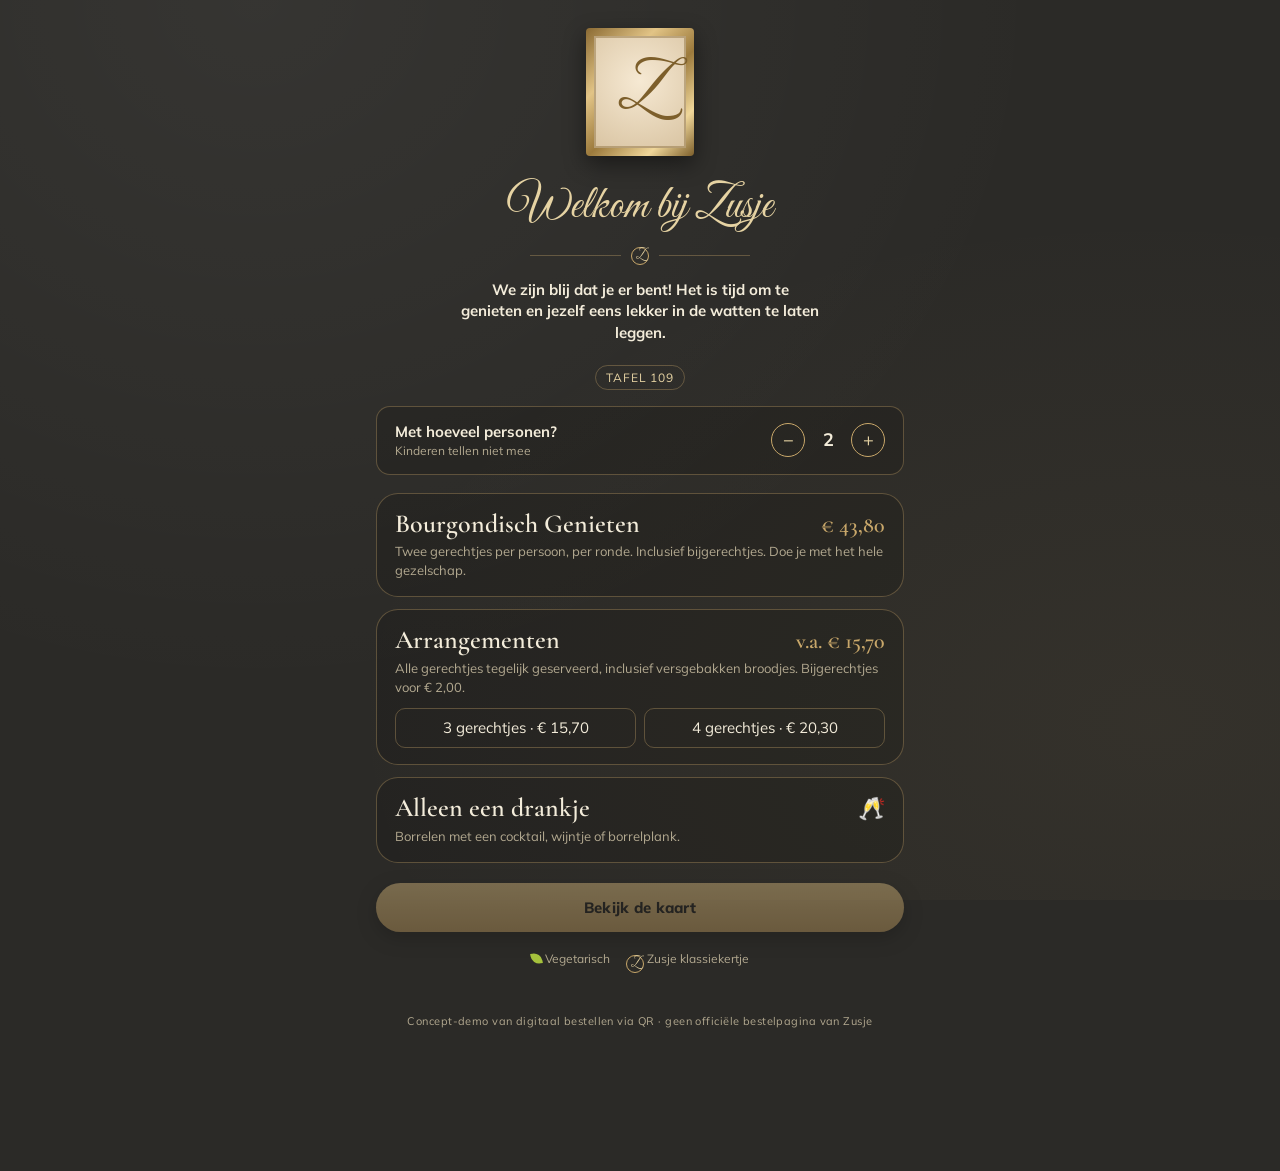
<file: index.html>
<!doctype html>
<html lang="nl">
<head>
  <meta charset="utf-8">
  <meta name="robots" content="noindex, nofollow">
  <meta name="viewport" content="width=device-width, initial-scale=1, viewport-fit=cover">
  <meta name="theme-color" content="#1d1c1a">
  <title>Zusje · Bestellen</title>
  <link rel="preconnect" href="https://fonts.googleapis.com">
  <link rel="preconnect" href="https://fonts.gstatic.com" crossorigin>
  <link href="https://fonts.googleapis.com/css2?family=Cormorant+Garamond:wght@500;600;700&family=Great+Vibes&family=Mulish:ital,wght@0,400;0,700;0,800;1,400&display=swap" rel="stylesheet">
  <link rel="stylesheet" href="css/style.css">
</head>
<body>
  <main class="app" id="app"></main>
  <div id="overlay"></div>
  <script src="js/menu.js"></script>
  <script src="js/store.js"></script>
  <script src="js/app.js"></script>
</body>
</html>
</file>
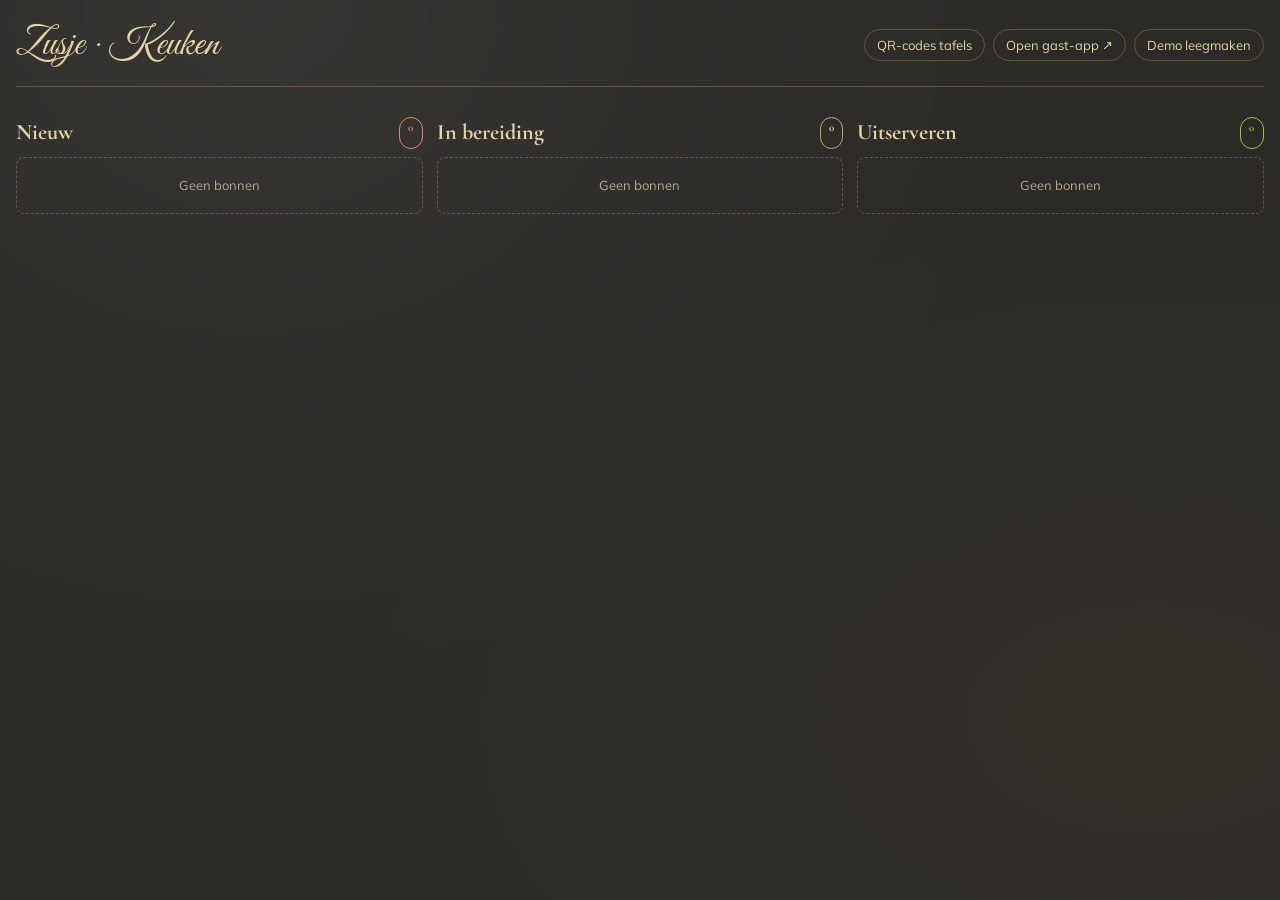
<file: keuken.html>
<!doctype html>
<html lang="nl">
<head>
  <meta charset="utf-8">
  <meta name="robots" content="noindex, nofollow">
  <meta name="viewport" content="width=device-width, initial-scale=1">
  <title>Zusje · Keuken</title>
  <link href="https://fonts.googleapis.com/css2?family=Cormorant+Garamond:wght@600&family=Great+Vibes&family=Mulish:wght@400;700;800&display=swap" rel="stylesheet">
  <link rel="stylesheet" href="css/style.css">
  <style>
    .k-wrap { padding: 16px; max-width: 1400px; margin: 0 auto; }
    .k-head { display: flex; justify-content: space-between; align-items: center; gap: 12px; flex-wrap: wrap; border-bottom: 1px solid var(--line); padding-bottom: 12px; }
    .k-head h1 { margin: 0; font-size: 40px; }
    .k-head .stats { display: flex; gap: 8px; flex-wrap: wrap; }
    .calls { display: flex; gap: 8px; flex-wrap: wrap; margin: 14px 0 0; }
    .call { background: var(--rose); color: #1d1c1a; border: none; border-radius: 999px; padding: 8px 14px; font-weight: 800; animation: pulse 1.4s infinite; }
    .cols { display: grid; grid-template-columns: repeat(3, minmax(0, 1fr)); gap: 14px; margin-top: 16px; }
    @media (max-width: 860px) { .cols { grid-template-columns: 1fr; } }
    .col h2 { font-family: var(--display); font-size: 22px; color: var(--gold-soft); margin: 0 0 8px; display: flex; justify-content: space-between; }
    .k-ticket { background: #f3ecda; color: #2b2a27; border-radius: 6px; padding: 12px 14px; margin-bottom: 12px; box-shadow: 0 6px 18px rgba(0,0,0,.35); font-size: 14px; }
    .k-ticket header { display: flex; justify-content: space-between; align-items: baseline; border-bottom: 1px dashed #b3a990; padding-bottom: 6px; margin-bottom: 6px; }
    .k-ticket .tnr { font-family: var(--script); font-size: 30px; line-height: 1; color: #7d5f2b; }
    .k-ticket .meta { font-size: 12px; color: #6b6352; text-align: right; }
    .k-ticket ul { list-style: none; margin: 0; padding: 0; }
    .k-ticket li { padding: 2px 0; display: flex; gap: 8px; }
    .k-ticket li b { min-width: 26px; }
    .k-ticket li.drank { color: #6b6352; }
    .k-ticket .opm { background: #fde6dc; border-left: 3px solid var(--rose); padding: 6px 8px; margin-top: 8px; font-size: 13px; }
    .k-ticket button { width: 100%; margin-top: 10px; border: none; border-radius: 999px; padding: 9px; font-weight: 800; background: #2b2a27; color: var(--gold-soft); }
    .k-ticket.late { box-shadow: 0 0 0 3px var(--rose), 0 6px 18px rgba(0,0,0,.35); }
    .k-empty { color: var(--muted); font-size: 13px; text-align: center; border: 1px dashed var(--line); border-radius: 8px; padding: 18px; }
  </style>
</head>
<body>
  <div class="k-wrap">
    <div class="k-head">
      <h1 class="script">Zusje · Keuken</h1>
      <div class="stats">
        <a class="icon-btn" href="qr.html" style="text-decoration:none">QR-codes tafels</a>
        <a class="icon-btn" href="index.html?tafel=109" target="_blank" style="text-decoration:none">Open gast-app ↗</a>
        <button class="icon-btn" id="reset">Demo leegmaken</button>
      </div>
    </div>
    <div class="calls" id="calls"></div>
    <div class="cols" id="cols"></div>
  </div>
  <script src="js/menu.js"></script>
  <script src="js/store.js"></script>
  <script>
    const S = ZusjeStore;
    const esc = (s) => String(s).replace(/[&<>"']/g, c => ({ "&": "&amp;", "<": "&lt;", ">": "&gt;", '"': "&quot;", "'": "&#39;" }[c]));
    const KOL = [
      { s: "nieuw", t: "Nieuw", next: "bereiding", knop: "Start bereiding" },
      { s: "bereiding", t: "In bereiding", next: "klaar", knop: "Klaar voor uitserveren" },
      { s: "klaar", t: "Uitserveren", next: "geserveerd", knop: "Geserveerd ✓" },
    ];
    const modeKort = { bourgondisch: "Bourgondisch", drie: "Arr. 3", vier: "Arr. 4", drinks: "Borrel" };
    const mins = (t) => Math.floor((Date.now() - t) / 60000);

    function render() {
      const orders = S.orders();
      document.getElementById("calls").innerHTML = S.calls().filter(c => !c.done).map(c =>
        `<button class="call" data-call="${c.id}">Tafel ${esc(c.tafel)} · ${c.type === "rekening" ? "🧾 rekening" : "🛎️ collega"} — afvinken</button>`).join("");
      document.getElementById("cols").innerHTML = KOL.map(k => {
        const lijst = orders.filter(o => o.status === k.s).sort((a, b) => a.tijd - b.tijd);
        return `<div class="col"><h2>${k.t} <span class="badge ${k.s}">${lijst.length}</span></h2>
          ${lijst.map(o => `
            <div class="k-ticket ${mins(o.tijd) >= 15 ? "late" : ""}">
              <header><span class="tnr">Tafel ${esc(o.tafel)}</span>
                <span class="meta">${modeKort[o.mode] || ""} · ${o.personen} p.${o.ronde ? " · ronde " + o.ronde : ""}<br>${mins(o.tijd)} min geleden</span></header>
              <ul>${o.items.map(i => `<li class="${i.type}"><b>${i.qty}×</b> ${i.nr ? i.nr + ". " : ""}${esc(i.naam)}</li>`).join("")}</ul>
              ${o.opmerking ? `<div class="opm">${esc(o.opmerking)}</div>` : ""}
              <button data-id="${o.id}" data-next="${k.next}">${k.knop}</button>
            </div>`).join("") || `<div class="k-empty">Geen bonnen</div>`}
        </div>`;
      }).join("");
    }

    document.body.addEventListener("click", (e) => {
      const b = e.target.closest("button");
      if (!b) return;
      if (b.dataset.id) S.setStatus(b.dataset.id, b.dataset.next);
      if (b.dataset.call) S.doneCall(b.dataset.call);
      if (b.id === "reset" && confirm("Alle demo-bestellingen wissen?")) S.resetAll();
      render();
    });
    S.onChange(render);
    S.pingKitchen();
    setInterval(() => { S.pingKitchen(); render(); }, 3000);
    render();
  </script>
</body>
</html>
</file>
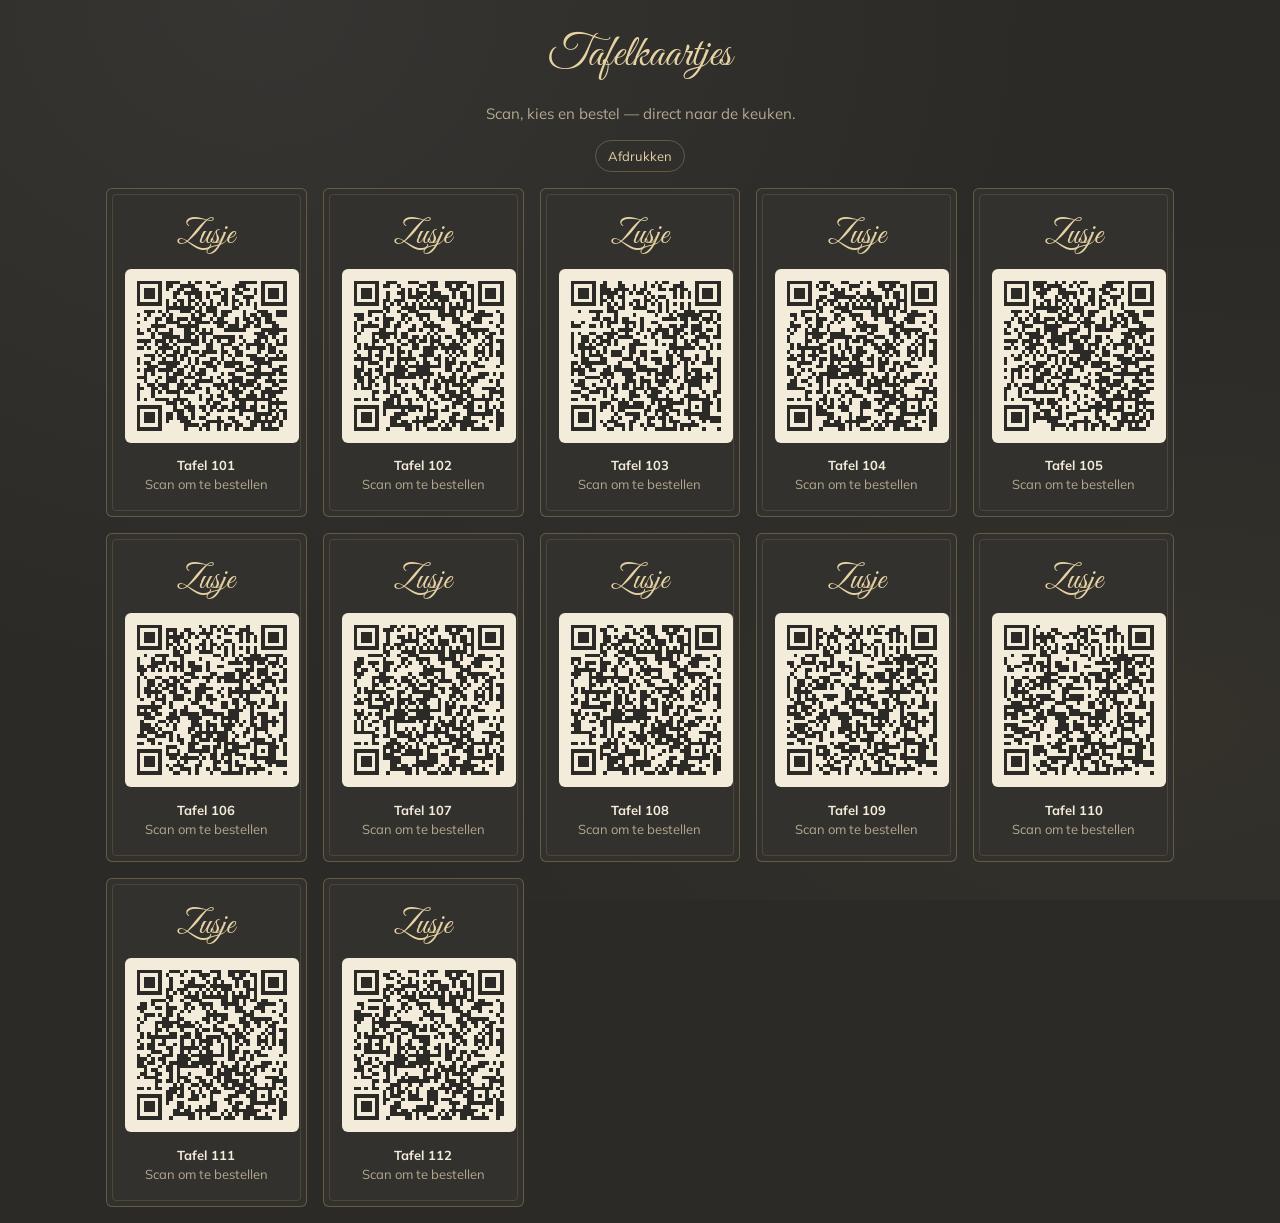
<file: qr.html>
<!doctype html>
<html lang="nl">
<head>
  <meta charset="utf-8">
  <meta name="robots" content="noindex, nofollow">
  <meta name="viewport" content="width=device-width, initial-scale=1">
  <title>Zusje · Tafel-QR</title>
  <link href="https://fonts.googleapis.com/css2?family=Cormorant+Garamond:wght@600&family=Great+Vibes&family=Mulish:wght@400;700;800&display=swap" rel="stylesheet">
  <link rel="stylesheet" href="css/style.css">
  <style>
    .grid { display: grid; grid-template-columns: repeat(auto-fill, minmax(200px, 1fr)); gap: 16px; padding: 16px; max-width: 1100px; margin: 0 auto; }
    .card { text-align: center; background: var(--panel); }
    .card .qr { background: #f3ecda; padding: 12px; border-radius: 6px; display: inline-block; margin: 8px 0; }
    .card .qr img, .card .qr canvas { display: block; }
    .card h3 { font-family: var(--script); font-weight: 400; font-size: 34px; margin: 0; color: var(--gold-soft); }
    .card p { margin: 0; font-size: 13px; color: var(--muted); }
    header { text-align: center; padding: 24px 16px 0; }
    @media print { body { background: #fff; } .card { break-inside: avoid; } header button { display: none; } }
  </style>
</head>
<body>
  <header>
    <h1 class="script" style="font-size:44px;margin:0">Tafelkaartjes</h1>
    <p style="color:var(--muted)">Scan, kies en bestel — direct naar de keuken.</p>
    <button class="icon-btn" onclick="print()">Afdrukken</button>
  </header>
  <div class="grid" id="grid"></div>
  <script src="js/vendor/qrcode.min.js"></script>
  <script>
    const base = location.href.replace(/qr\.html.*$/, "index.html");
    const grid = document.getElementById("grid");
    for (let t = 101; t <= 112; t++) {
      const card = document.createElement("div");
      card.className = "card frame";
      card.innerHTML = `<h3>Zusje</h3><div class="qr"></div><p><b style="color:var(--cream)">Tafel ${t}</b></p><p>Scan om te bestellen</p>`;
      grid.appendChild(card);
      new QRCode(card.querySelector(".qr"), { text: base + "?tafel=" + t, width: 150, height: 150, colorDark: "#2b2a27", colorLight: "#f3ecda" });
    }
  </script>
</body>
</html>
</file>
<file: css/style.css>
:root {
  --bg: #1d1c1a;
  --slate: #2b2a27;
  --panel: #33312d;
  --panel-2: #3b3934;
  --line: rgba(200, 167, 106, .35);
  --gold: #c8a76a;
  --gold-soft: #e6d3a3;
  --cream: #f3ecda;
  --muted: #b3a990;
  --veg: #a5c13c;
  --rose: #d98b7a;
  --radius: 14px;
  --script: "Great Vibes", cursive;
  --display: "Cormorant Garamond", Georgia, serif;
  --body: "Mulish", system-ui, sans-serif;
}

* { box-sizing: border-box; }
html { -webkit-text-size-adjust: 100%; }
body {
  margin: 0;
  background:
    radial-gradient(ellipse at 20% 0%, rgba(255,255,255,.05), transparent 55%),
    radial-gradient(ellipse at 90% 80%, rgba(200,167,106,.06), transparent 50%),
    var(--slate);
  background-attachment: fixed;
  color: var(--cream);
  font-family: var(--body);
  font-size: 15px;
  line-height: 1.45;
  min-height: 100vh;
}
button { font: inherit; color: inherit; cursor: pointer; }
.hidden { display: none !important; }

/* ---------- Ornaments ---------- */
.frame {
  position: relative;
  border: 1px solid var(--line);
  border-radius: 6px;
  padding: 22px 18px;
}
.frame::before {
  content: "";
  position: absolute; inset: 5px;
  border: 1px solid rgba(200,167,106,.18);
  border-radius: 4px;
  pointer-events: none;
}
.script { font-family: var(--script); font-weight: 400; color: var(--gold-soft); }
.display { font-family: var(--display); font-weight: 600; }
.divider {
  display: flex; align-items: center; gap: 10px; color: var(--gold);
  margin: 6px auto 14px; max-width: 220px;
}
.divider::before, .divider::after { content: ""; flex: 1; height: 1px; background: var(--line); }

.monogram {
  width: 34px; height: 34px; border-radius: 50%;
  border: 1px solid var(--gold);
  display: inline-grid; place-items: center;
  font-family: var(--script); font-size: 22px; color: var(--gold-soft);
  line-height: 1;
}
.monogram.sm { width: 18px; height: 18px; font-size: 12px; vertical-align: -3px; }

.leaf {
  display: inline-block; width: 11px; height: 11px; vertical-align: -1px;
  background: var(--veg);
  border-radius: 0 80% 0 80%;
  transform: rotate(-10deg);
}

.portrait {
  width: 108px; height: 128px; margin: 0 auto;
  padding: 8px;
  background: linear-gradient(135deg, #8a6a33, #e2c486 30%, #9c7a3c 55%, #f0d79a 80%, #7d5f2b);
  border-radius: 4px;
  box-shadow: 0 8px 22px rgba(0,0,0,.45);
}
.portrait > div {
  width: 100%; height: 100%;
  background: radial-gradient(circle at 50% 40%, #f6e9d3, #d9c4a2);
  display: grid; place-items: center;
  font-family: var(--script); font-size: 64px; color: #7d5f2b;
  box-shadow: inset 0 0 0 2px rgba(125,95,43,.4);
}

/* ---------- Layout ---------- */
.app { max-width: 560px; margin: 0 auto; padding: 0 16px 120px; }

.topbar {
  position: sticky; top: 0; z-index: 20;
  background: rgba(29,28,26,.92);
  backdrop-filter: blur(8px);
  border-bottom: 1px solid var(--line);
  margin: 0 -16px; padding: 10px 16px 0;
}
.topbar-row { display: flex; align-items: center; justify-content: space-between; gap: 10px; }
.brand { font-family: var(--script); font-size: 34px; color: var(--gold-soft); line-height: 1; }
.table-pill {
  font-size: 12px; letter-spacing: .08em; text-transform: uppercase;
  border: 1px solid var(--line); border-radius: 999px; padding: 4px 10px; color: var(--gold-soft);
}
.icon-btn {
  background: none; border: 1px solid var(--line); border-radius: 999px;
  padding: 6px 12px; font-size: 13px; color: var(--gold-soft);
}

.progress {
  margin: 10px 0 0; padding: 8px 12px;
  background: var(--panel); border: 1px solid var(--line); border-radius: 10px;
  display: flex; align-items: center; gap: 10px; font-size: 13px;
}
.progress .bar { flex: 1; height: 6px; background: rgba(255,255,255,.08); border-radius: 99px; overflow: hidden; }
.progress .bar i { display: block; height: 100%; background: linear-gradient(90deg, var(--gold), var(--gold-soft)); transition: width .3s; }

.tabs {
  display: flex; gap: 6px; overflow-x: auto; scrollbar-width: none;
  padding: 10px 0; margin-top: 2px;
}
.tabs::-webkit-scrollbar { display: none; }
.tab {
  flex: none; background: none; border: 1px solid transparent; border-radius: 999px;
  padding: 6px 13px; font-size: 14px; color: var(--muted); white-space: nowrap;
}
.tab.active { border-color: var(--gold); color: var(--gold-soft); background: rgba(200,167,106,.08); }

/* ---------- Welcome ---------- */
.welcome { padding: 28px 0 10px; text-align: center; }
.welcome h1 { font-size: 46px; margin: 18px 0 4px; }
.welcome p.lead { color: var(--cream); font-weight: 700; max-width: 360px; margin: 0 auto 22px; }

.choice {
  display: block; width: 100%; text-align: left;
  background: rgba(0,0,0,.15); border: 1px solid var(--line); border-radius: 22px 22px 22px 22px;
  padding: 16px 18px; margin-bottom: 12px; transition: border-color .2s, background .2s;
}
.choice:hover, .choice.selected { border-color: var(--gold); background: rgba(200,167,106,.08); }
.choice h3 { margin: 0; font-family: var(--display); font-size: 26px; font-weight: 600; line-height: 1.1; display: flex; justify-content: space-between; align-items: baseline; gap: 10px; }
.choice h3 .price { color: var(--gold); font-size: 22px; white-space: nowrap; }
.choice p { margin: 4px 0 0; color: var(--muted); font-size: 13px; }
.choice .sub { display: flex; gap: 8px; margin-top: 12px; }
.choice .sub button {
  flex: 1; background: none; border: 1px solid var(--line); border-radius: 10px; padding: 8px; color: var(--cream);
}
.choice .sub button.on { border-color: var(--gold); background: rgba(200,167,106,.15); color: var(--gold-soft); }
.choice.disabled { opacity: .45; pointer-events: none; }

.stepper-row { display: flex; align-items: center; justify-content: space-between; margin: 18px 0; padding: 14px 18px; background: rgba(0,0,0,.15); border: 1px solid var(--line); border-radius: var(--radius); }
.stepper-row .lbl { text-align: left; }
.stepper-row .lbl small { display: block; color: var(--muted); font-size: 12px; }
.stepper { display: flex; align-items: center; gap: 12px; }
.stepper button {
  width: 34px; height: 34px; border-radius: 50%;
  background: none; border: 1px solid var(--gold); color: var(--gold-soft); font-size: 18px; line-height: 1;
}
.stepper span { min-width: 22px; text-align: center; font-weight: 700; font-size: 18px; }

.note { font-size: 12px; color: var(--muted); margin: 8px 0 0; }
.legend { display: flex; justify-content: center; gap: 16px; font-size: 12px; color: var(--muted); margin: 18px 0 0; }

/* ---------- Buttons ---------- */
.btn {
  display: block; width: 100%;
  background: linear-gradient(180deg, #d6b87c, #b8955a);
  color: #1d1c1a; border: none; border-radius: 999px;
  padding: 14px 20px; font-weight: 800; letter-spacing: .02em; font-size: 15px;
  box-shadow: 0 6px 18px rgba(0,0,0,.35);
}
.btn:disabled { opacity: .45; cursor: not-allowed; }
.btn.ghost { background: none; color: var(--gold-soft); border: 1px solid var(--gold); box-shadow: none; }
.btn + .btn { margin-top: 10px; }

/* ---------- Menu ---------- */
.section { padding-top: 18px; scroll-margin-top: 150px; }
.section h2 { font-family: var(--script); font-weight: 400; font-size: 40px; color: var(--gold-soft); text-align: center; margin: 4px 0 0; line-height: 1.1; }
.section .hint { text-align: center; font-size: 12px; color: var(--muted); margin: 0 0 10px; }
.group-title { font-family: var(--display); font-size: 20px; color: var(--gold-soft); margin: 18px 0 4px; border-bottom: 1px solid var(--line); padding-bottom: 4px; }

.dish {
  display: flex; gap: 12px; align-items: center;
  padding: 11px 0; border-bottom: 1px dashed rgba(200,167,106,.16);
}
.dish .bullet {
  flex: none; width: 10px; height: 10px; border-radius: 2px;
  background: var(--gold-soft); opacity: .85; margin-top: 2px; align-self: flex-start; margin-top: 6px;
}
.dish .bullet.z { width: 18px; height: 18px; border-radius: 50%; background: none; border: 1px solid var(--gold); position: relative; margin-left: -4px; margin-top: 2px; }
.dish .bullet.z::after { content: "Z"; position: absolute; inset: 0; display: grid; place-items: center; font-family: var(--script); font-size: 13px; color: var(--gold-soft); }
.dish .info { flex: 1; min-width: 0; }
.dish .name { font-weight: 800; font-size: 15.5px; }
.dish .name .nr { color: var(--muted); font-weight: 400; font-size: 12px; margin-right: 4px; }
.dish .desc { color: var(--muted); font-size: 13px; font-style: italic; }
.dish .price { color: var(--gold); font-size: 13px; font-weight: 700; }

.qty { flex: none; display: flex; align-items: center; gap: 8px; }
.qty button {
  width: 32px; height: 32px; border-radius: 50%;
  border: 1px solid var(--gold); background: none; color: var(--gold-soft); font-size: 18px; line-height: 1;
  display: grid; place-items: center;
}
.qty button.add { background: var(--gold); color: #1d1c1a; border-color: var(--gold); font-weight: 800; }
.qty button:disabled { opacity: .3; cursor: not-allowed; }
.qty span { min-width: 16px; text-align: center; font-weight: 800; color: var(--gold-soft); }

/* ---------- Cart bar & sheet ---------- */
.cartbar {
  position: fixed; left: 50%; bottom: 14px; transform: translateX(-50%);
  width: min(528px, calc(100% - 32px)); z-index: 30;
  display: flex; align-items: center; justify-content: space-between; gap: 12px;
  background: linear-gradient(180deg, #d6b87c, #b8955a); color: #1d1c1a;
  border: none; border-radius: 999px; padding: 12px 14px 12px 20px;
  box-shadow: 0 10px 30px rgba(0,0,0,.5); font-weight: 800;
}
.cartbar .count {
  background: #1d1c1a; color: var(--gold-soft); border-radius: 999px; padding: 6px 12px; font-size: 13px;
}

.sheet-bg { position: fixed; inset: 0; background: rgba(0,0,0,.6); z-index: 40; }
.sheet {
  position: fixed; left: 50%; bottom: 0; transform: translateX(-50%);
  width: min(560px, 100%); max-height: 88vh; overflow-y: auto; z-index: 41;
  background: var(--slate); border: 1px solid var(--line); border-bottom: none;
  border-radius: 22px 22px 0 0; padding: 10px 18px 24px;
  animation: up .25s ease;
}
@keyframes up { from { transform: translate(-50%, 30px); opacity: 0; } }
.sheet .grab { width: 44px; height: 4px; border-radius: 9px; background: var(--line); margin: 4px auto 10px; }
.sheet h2 { font-family: var(--script); font-weight: 400; font-size: 38px; color: var(--gold-soft); margin: 0 0 4px; text-align: center; }
.line { display: flex; align-items: center; gap: 10px; padding: 10px 0; border-bottom: 1px dashed rgba(200,167,106,.18); }
.line .n { flex: 1; }
.line .n small { display: block; color: var(--muted); font-size: 12px; }
.totals { margin: 14px 0; font-size: 14px; }
.totals div { display: flex; justify-content: space-between; padding: 3px 0; color: var(--muted); }
.totals div.big { color: var(--cream); font-weight: 800; font-size: 17px; border-top: 1px solid var(--line); margin-top: 6px; padding-top: 8px; }
textarea {
  width: 100%; min-height: 70px; resize: vertical;
  background: rgba(0,0,0,.2); color: var(--cream); border: 1px solid var(--line); border-radius: 10px;
  padding: 10px; font: inherit; font-size: 14px;
}
textarea::placeholder { color: rgba(179,169,144,.7); }
.empty { text-align: center; color: var(--muted); padding: 24px 0; }

/* ---------- Status ---------- */
.status { text-align: center; padding: 30px 0; }
.status h1 { font-size: 48px; margin: 10px 0 0; }
.timeline { text-align: left; margin: 24px auto; max-width: 320px; }
.step { display: flex; gap: 14px; align-items: flex-start; padding-bottom: 18px; position: relative; color: var(--muted); }
.step::before { content: ""; position: absolute; left: 11px; top: 26px; bottom: 0; width: 1px; background: var(--line); }
.step:last-child::before { display: none; }
.step .dot { flex: none; width: 23px; height: 23px; border-radius: 50%; border: 1px solid var(--line); display: grid; place-items: center; font-size: 12px; }
.step.done { color: var(--cream); }
.step.done .dot { background: var(--gold); border-color: var(--gold); color: #1d1c1a; font-weight: 800; }
.step.now .dot { border-color: var(--gold); box-shadow: 0 0 0 4px rgba(200,167,106,.2); animation: pulse 1.4s infinite; }
@keyframes pulse { 50% { box-shadow: 0 0 0 8px rgba(200,167,106,.05); } }
.step b { display: block; }
.step small { font-size: 12px; }

.service { display: grid; grid-template-columns: 1fr 1fr; gap: 10px; margin-top: 16px; }
.service button {
  background: rgba(0,0,0,.15); border: 1px solid var(--line); border-radius: var(--radius);
  padding: 14px 8px; color: var(--cream); font-size: 13px;
}
.service button span { display: block; font-size: 22px; margin-bottom: 2px; }

.toast {
  position: fixed; left: 50%; top: 18px; transform: translateX(-50%); z-index: 60;
  background: var(--cream); color: #1d1c1a; padding: 10px 18px; border-radius: 999px;
  font-weight: 700; font-size: 14px; box-shadow: 0 10px 30px rgba(0,0,0,.4);
  width: max-content; max-width: calc(100% - 32px); text-align: center;
  animation: drop .25s ease;
}
@keyframes drop { from { transform: translate(-50%, -20px); opacity: 0; } }

.history { margin-top: 24px; text-align: left; }
.history .ticket { background: rgba(0,0,0,.15); border: 1px solid var(--line); border-radius: var(--radius); padding: 12px 14px; margin-bottom: 10px; }
.history .ticket header { display: flex; justify-content: space-between; font-size: 13px; color: var(--gold-soft); margin-bottom: 4px; }
.history .ticket ul { margin: 0; padding-left: 18px; font-size: 13px; color: var(--muted); }

.badge { display: inline-block; font-size: 11px; letter-spacing: .06em; text-transform: uppercase; padding: 2px 8px; border-radius: 99px; border: 1px solid var(--line); }
.badge.nieuw { color: var(--rose); border-color: var(--rose); }
.badge.bereiding { color: var(--gold-soft); border-color: var(--gold); }
.badge.klaar { color: var(--veg); border-color: var(--veg); }
.badge.geserveerd { color: var(--muted); }

.demo-flag {
  text-align: center; font-size: 11px; color: var(--muted); padding: 30px 0 0; letter-spacing: .04em;
}
.demo-flag a { color: var(--gold-soft); }
</file>
